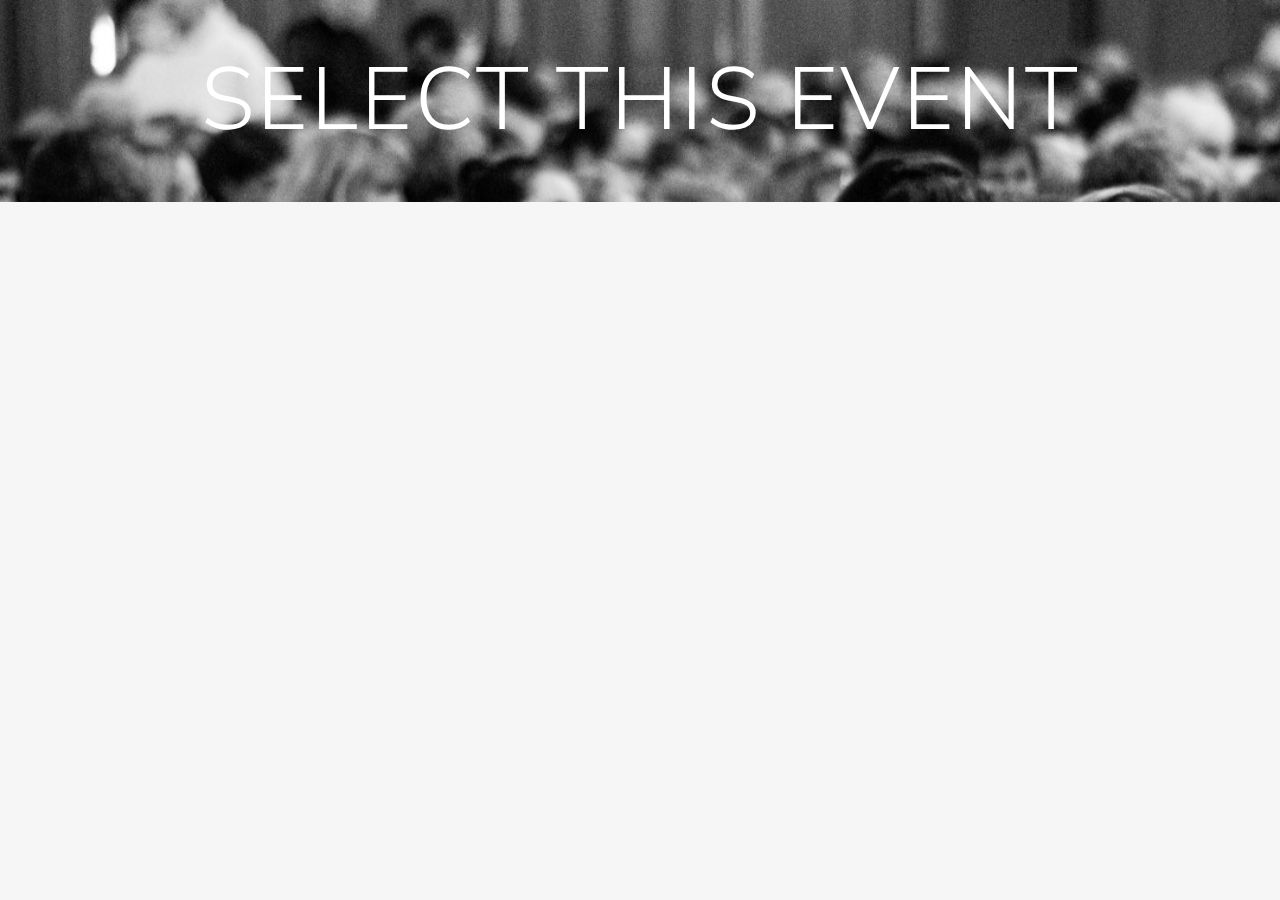
<file: banner-mini.html>
<!DOCTYPE html>
<html lang="en">

<head>
    <meta charset="UTF-8">
    <meta http-equiv="X-UA-Compatible" content="IE=edge">
    <meta name="viewport" content="width=device-width, initial-scale=1.0">
    <link href="eventbrite.css" rel="stylesheet">

</head>

<body>
    <div class="gradient-overlay-half-dark-v2 bg-img-hero" style="background-image: url(conf-bandeau.jpeg);">
        <div class="container pt-xl-5 pb-xl-5">
            <div class="w-lg-60 text-center mx-lg-auto">
                <h1 class="display-2 text-white mb-0">Select this event</h1>
            </div>
        </div>
    </div>
</body>

</html>
</file>
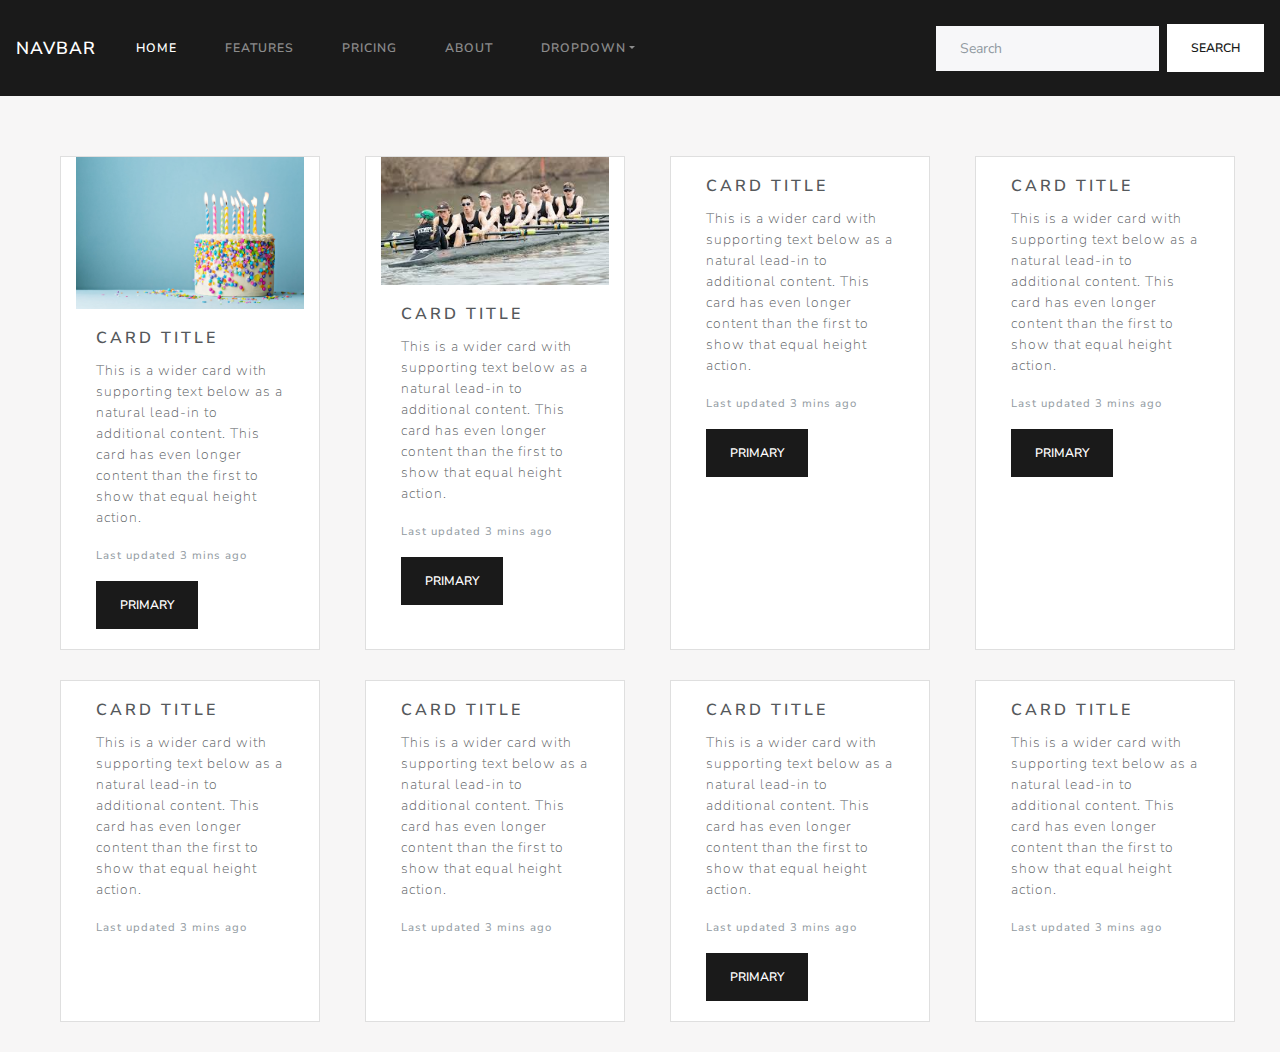
<file: event_cards.html>
<!DOCTYPE html>
<html lang="en">

<head>
    <meta charset="UTF-8">
    <meta http-equiv="X-UA-Compatible" content="IE=edge">
    <meta name="viewport" content="width=device-width, initial-scale=1.0">
    <link href="eventbrite.css" rel="stylesheet">

    <title>Event Cards</title>
</head>

<body>
    <nav class="navbar navbar-expand-lg navbar-dark bg-primary">
        <a class="navbar-brand" href="#">Navbar</a>
        <button class="navbar-toggler" type="button" data-toggle="collapse" data-target="#navbarColor01" aria-controls="navbarColor01" aria-expanded="false" aria-label="Toggle navigation">
          <span class="navbar-toggler-icon"></span>
        </button>

        <div class="collapse navbar-collapse" id="navbarColor01">
            <ul class="navbar-nav mr-auto">
                <li class="nav-item active">
                    <a class="nav-link" href="#">Home
                <span class="sr-only">(current)</span>
              </a>
                </li>
                <li class="nav-item">
                    <a class="nav-link" href="#">Features</a>
                </li>
                <li class="nav-item">
                    <a class="nav-link" href="#">Pricing</a>
                </li>
                <li class="nav-item">
                    <a class="nav-link" href="#">About</a>
                </li>
                <li class="nav-item dropdown">
                    <a class="nav-link dropdown-toggle" data-toggle="dropdown" href="#" role="button" aria-haspopup="true" aria-expanded="false">Dropdown</a>
                    <div class="dropdown-menu">
                        <a class="dropdown-item" href="#">Action</a>
                        <a class="dropdown-item" href="#">Another action</a>
                        <a class="dropdown-item" href="#">Something else here</a>
                        <div class="dropdown-divider"></div>
                        <a class="dropdown-item" href="#">Separated link</a>
                    </div>
                </li>
            </ul>
            <form class="form-inline my-2 my-lg-0">
                <input class="form-control mr-sm-2" type="text" placeholder="Search">
                <button class="btn btn-secondary my-2 my-sm-0" type="submit">Search</button>
            </form>
        </div>
    </nav>


    <div class="card-deck row-cols" style="margin: 30px;">


        <div class="card col">
            <img class="card-img-top" src="image_event.jpg" alt="Card image cap">
            <div class="card-body">
                <h5 class="card-title">Card title</h5>
                <p class="card-text">This is a wider card with supporting text below as a natural lead-in to additional content. This card has even longer content than the first to show that equal height action.</p>
                <p class="card-text"><small class="text-muted">Last updated 3 mins ago</small></p>
                <button type="button" class="btn btn-primary">Primary</button>
            </div>
        </div>

        <div class="card col">
            <img class="card-img-top" src="image.jpeg" alt="Card image cap">
            <div class="card-body">
                <h5 class="card-title">Card title</h5>
                <p class="card-text">This is a wider card with supporting text below as a natural lead-in to additional content. This card has even longer content than the first to show that equal height action.</p>
                <p class="card-text"><small class="text-muted">Last updated 3 mins ago</small></p>
                <button type="button" class="btn btn-primary">Primary</button>
            </div>
        </div>

        <div class="card col">
            <div class="card-body">
                <h5 class="card-title">Card title</h5>
                <p class="card-text">This is a wider card with supporting text below as a natural lead-in to additional content. This card has even longer content than the first to show that equal height action.</p>
                <p class="card-text"><small class="text-muted">Last updated 3 mins ago</small></p>
                <button type="button" class="btn btn-primary">Primary</button>
            </div>
        </div>

        <div class="card col">
            <div class="card-body">
                <h5 class="card-title">Card title</h5>
                <p class="card-text">This is a wider card with supporting text below as a natural lead-in to additional content. This card has even longer content than the first to show that equal height action.</p>
                <p class="card-text"><small class="text-muted">Last updated 3 mins ago</small></p>
                <button type="button" class="btn btn-primary">Primary</button>
            </div>
        </div>

        <div class="w-100"></div>

        <div class="card col">
            <div class="card-body">
                <h5 class="card-title">Card title</h5>
                <p class="card-text">This is a wider card with supporting text below as a natural lead-in to additional content. This card has even longer content than the first to show that equal height action.</p>
                <p class="card-text"><small class="text-muted">Last updated 3 mins ago</small></p>
            </div>
        </div>

        <div class="card col">
            <div class="card-body">
                <h5 class="card-title">Card title</h5>
                <p class="card-text">This is a wider card with supporting text below as a natural lead-in to additional content. This card has even longer content than the first to show that equal height action.</p>
                <p class="card-text"><small class="text-muted">Last updated 3 mins ago</small></p>
            </div>
        </div>
        <div class="card col">
            <div class="card-body">
                <h5 class="card-title">Card title</h5>
                <p class="card-text">This is a wider card with supporting text below as a natural lead-in to additional content. This card has even longer content than the first to show that equal height action.</p>
                <p class="card-text"><small class="text-muted">Last updated 3 mins ago</small></p>
                <button type="button" class="btn btn-primary">Primary</button>
            </div>
        </div>

        <div class="card col">
            <div class="card-body">
                <h5 class="card-title">Card title</h5>
                <p class="card-text">This is a wider card with supporting text below as a natural lead-in to additional content. This card has even longer content than the first to show that equal height action.</p>
                <p class="card-text"><small class="text-muted">Last updated 3 mins ago</small></p>
            </div>
        </div>


    </div>



    <script src="https://ajax.googleapis.com/ajax/libs/jquery/3.1.1/jquery.min.js"></script>
    <script src="https://maxcdn.bootstrapcdn.com/bootstrap/3.3.7/js/bootstrap.min.js"></script>
</body>

</html>
</file>
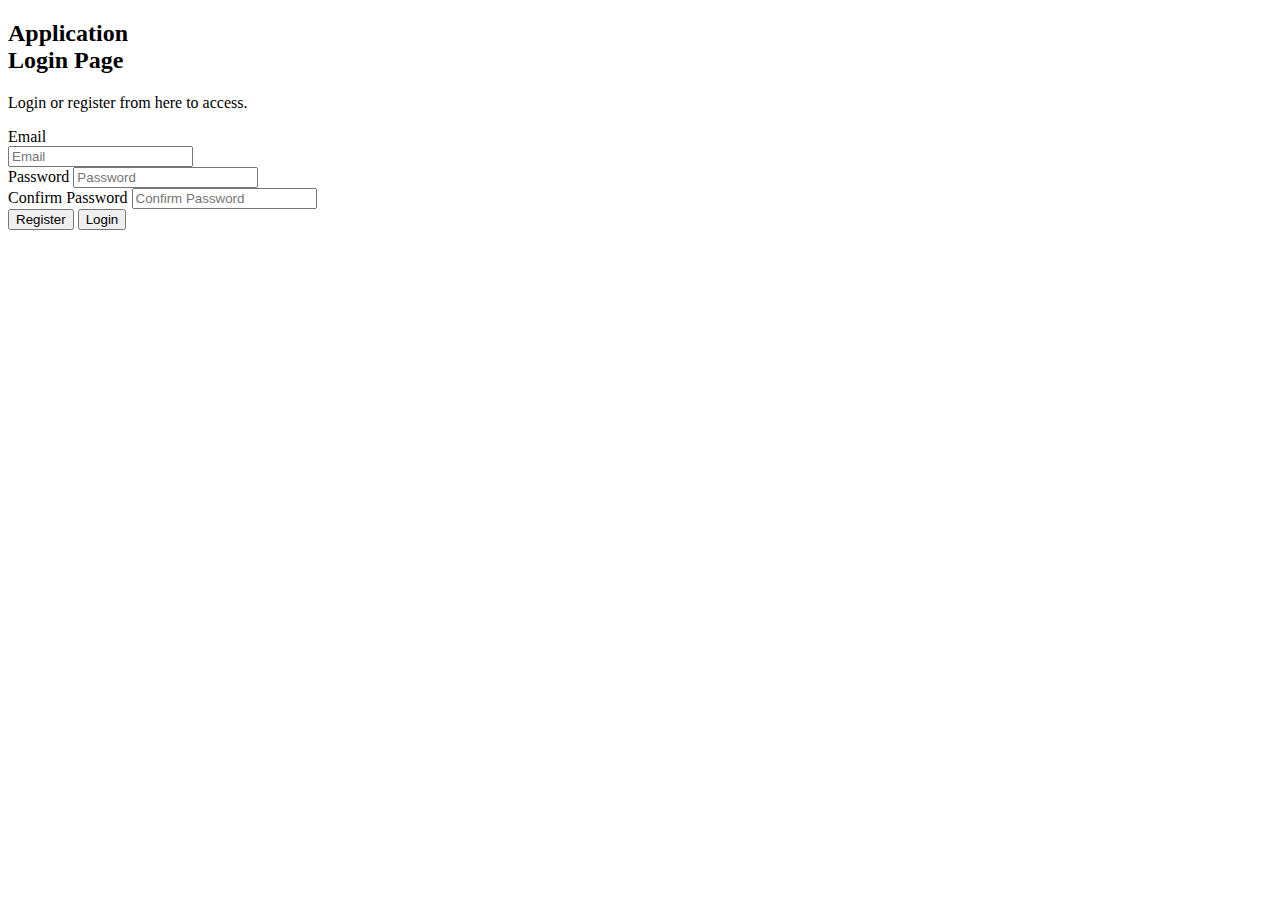
<file: register_form.html>
<!DOCTYPE html>
<html lang="en">

<head>
    <meta charset="UTF-8">
    <meta http-equiv="X-UA-Compatible" content="IE=edge">
    <meta name="viewport" content="width=device-width, initial-scale=1.0">
    <link href="style.css" rel="stylesheet">
    <title>Auth</title>
</head>

<body>
    <div class="sidenav">
        <div class="login-main-text">
            <h2>Application<br> Login Page</h2>
            <p>Login or register from here to access.</p>
        </div>
    </div>
    <div class="main">
        <div class="col-md-6 col-sm-12">
            <div class="login-form">
                <form>
                    <div class="form-group">
                        <label>Email</label>
                        <div class="input-group">
                            <input type="text" class="form-control" placeholder="Email">
                        </div>
                        <div class="form-group">
                            <label>Password</label>
                            <input type="password" class="form-control" placeholder="Password">
                        </div>
                        <div class="form-group">
                            <label>Confirm Password</label>
                            <input type="password" class="form-control" placeholder="Confirm Password">
                        </div>
                        <button type="submit " class="btn btn-secondary ">Register</button>
                        <button type=" submit " class="btn btn-black ">Login</button>
                </form>
                </div>
            </div>
        </div>
    </div>

</body>

</html>
</file>
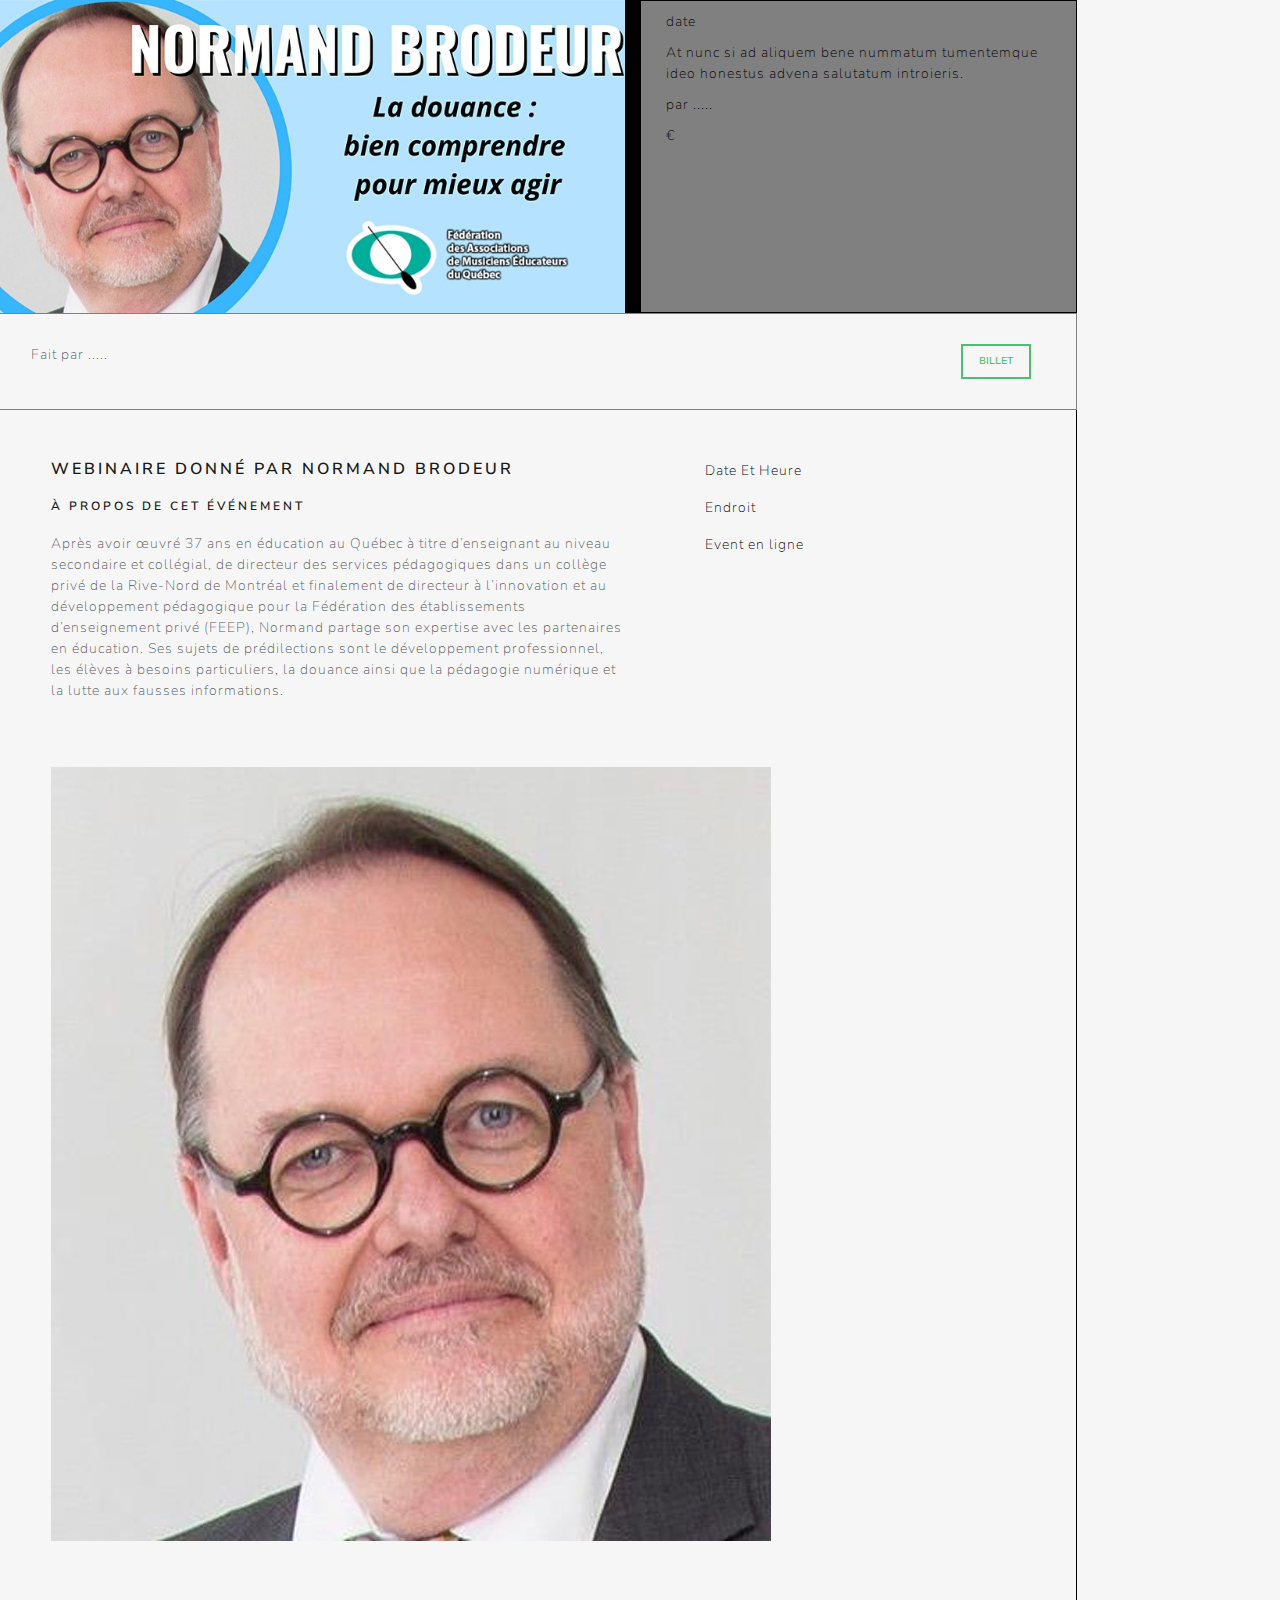
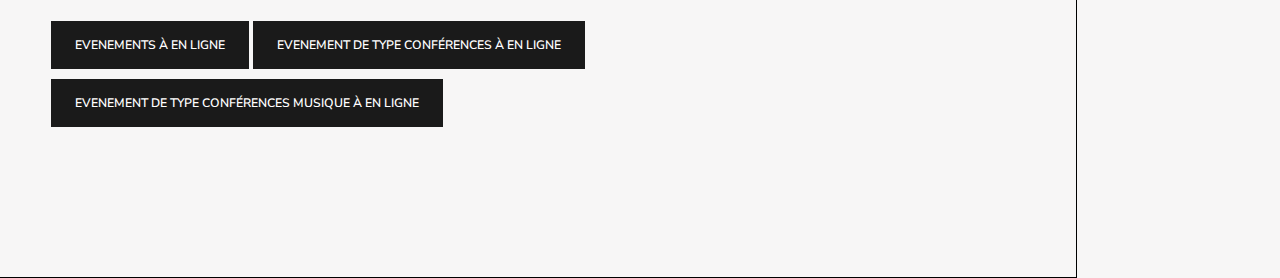
<file: test_container.html>
<!DOCTYPE html>
<html lang="en">

<head>
    <meta charset="UTF-8">
    <meta http-equiv="X-UA-Compatible" content="IE=edge">
    <meta name="viewport" content="width=device-width, initial-scale=1.0">
    <link href="eventbrite.css" rel="stylesheet">
    <title>Events</title>
</head>

<body>



    <div class="row all_column">
        <div class="col-12 col-md-6" style="background-color:black;">
            <img src="bg2.jpeg" style="width: 100%;">
        </div>
        <div class="col-6 col-md-4" style="background-color:grey; border:black solid 1px;">
            <p style="color: black; margin: 10px;">date</p>
            <p style="color: black; margin: 10px;">At nunc si ad aliquem bene nummatum tumentemque ideo honestus advena salutatum introieris.</p>
            <p style="color: black; margin: 10px;">par .....</p>
            <p style="color: black; margin: 10px;">€</p>
        </div>
        <div class="col-18 col-md-10" style=" border:grey solid 1px;">
            <p style="float: left; margin: 30px;">Fait par .....</p>
            <button type="button" style="float: right; margin: 30px;" class="btn btn-outline-success btn-sm btn-grid">Billet</button>
        </div>

        <div class="col-12 col-md-6" style="border-bottom:black solid 1px;border-left:black solid 1px;">
            <h5 style="margin-top: 50px; margin-left: 50px;">Webinaire donné par Normand Brodeur</h5>
            <h6 style="margin-top: 20px;  margin-left: 50px;">À propos de cet événement</h6>
            <p style="margin-top: 20px;  margin-left: 50px;">Après avoir œuvré 37 ans en éducation au Québec à titre d’enseignant au niveau secondaire et collégial, de directeur des services pédagogiques dans un collège privé de la Rive-Nord de Montréal et finalement de directeur à l’innovation et au
                développement pédagogique pour la Fédération des établissements d’enseignement privé (FEEP), Normand partage son expertise avec les partenaires en éducation. Ses sujets de prédilections sont le développement professionnel, les élèves à
                besoins particuliers, la douance ainsi que la pédagogie numérique et la lutte aux fausses informations.</p>
            <img style="margin-top: 50px;  margin-left: 50px;" src="bg.jpeg">
            <button type="button" class="btn btn-primary" style=" margin-left: 50px; margin-top: 80px;">Evenements à En Ligne</button>
            <button type="button" class="btn btn-primary" style=" margin-top: 80px;">Evenement de type Conférences à En ligne</button>
            <button type="button" class="btn btn-primary" style=" margin-left: 50px; margin-top: 10px;"> Evenement de type Conférences Musique à En ligne</button>
            <div style="margin-top: 150px;"></div>
        </div>
        <div class="col-6 col-md-4" style="border-bottom:black solid 1px;border-right:black solid 1px; ">
            <p style="color: black; margin-top: 50px; margin-left: 50px;">Date Et Heure</p>
            <p style="color: black; margin-top: 10px; margin-left: 50px;">Endroit</p>
            <p style="color: black; margin-top: 10px; margin-left: 50px;">Event en ligne</p>
        </div>



    </div>

</html>
</file>
